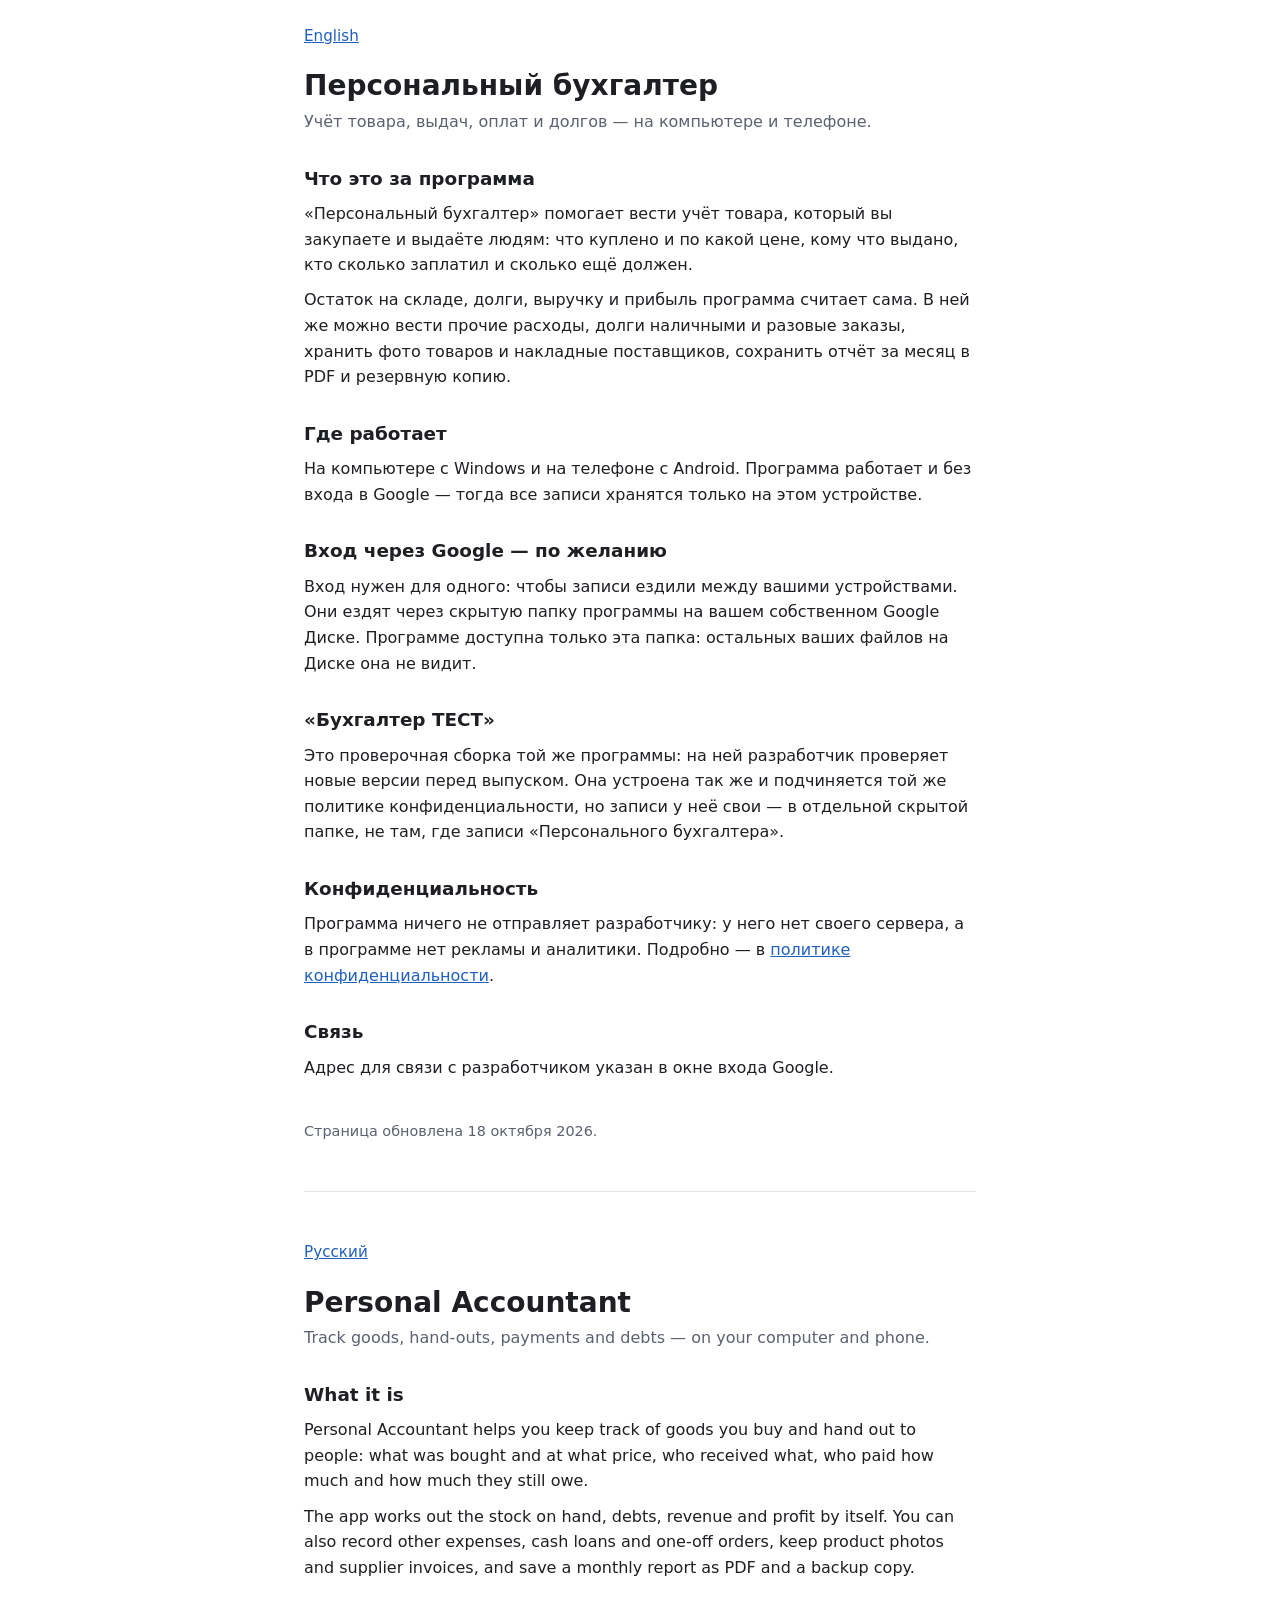
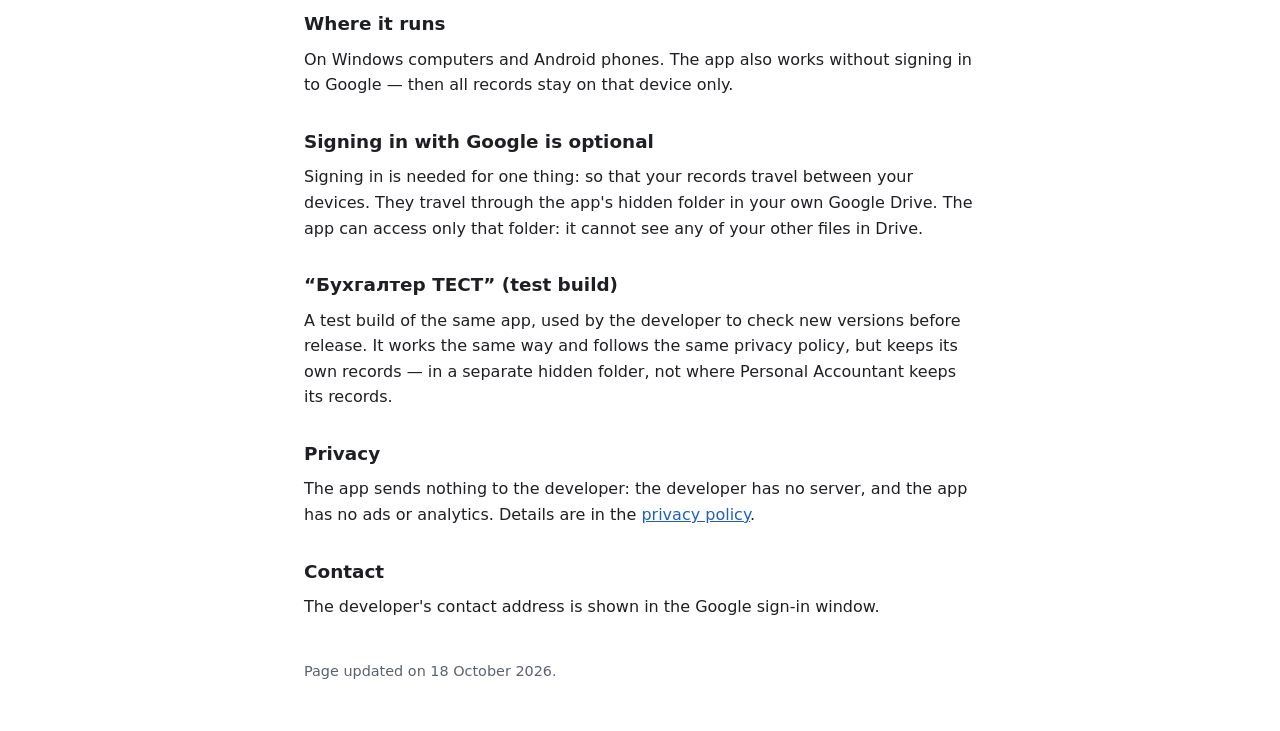
<file: index.html>
<!doctype html>
<html lang="ru">
<head>
<meta charset="utf-8">
<meta name="viewport" content="width=device-width, initial-scale=1">
<title>Персональный бухгалтер</title>
<meta name="description" content="Персональный бухгалтер — учёт товара, выдач, оплат и долгов на компьютере и телефоне. Personal Accountant — goods, hand-outs, payments and debts on your computer and phone.">
<link rel="stylesheet" href="style.css">
</head>
<body>
<main>

<section id="ru">
<p class="lang"><a href="#en" hreflang="en">English</a></p>

<h1>Персональный бухгалтер</h1>
<p class="lead">Учёт товара, выдач, оплат и долгов — на компьютере и телефоне.</p>

<h2>Что это за программа</h2>
<p>«Персональный бухгалтер» помогает вести учёт товара, который вы закупаете и выдаёте людям: что куплено и по какой цене, кому что выдано, кто сколько заплатил и сколько ещё должен.</p>
<p>Остаток на складе, долги, выручку и прибыль программа считает сама. В ней же можно вести прочие расходы, долги наличными и разовые заказы, хранить фото товаров и накладные поставщиков, сохранить отчёт за месяц в PDF и резервную копию.</p>

<h2>Где работает</h2>
<p>На компьютере с Windows и на телефоне с Android. Программа работает и без входа в Google — тогда все записи хранятся только на этом устройстве.</p>

<h2>Вход через Google — по желанию</h2>
<p>Вход нужен для одного: чтобы записи ездили между вашими устройствами. Они ездят через скрытую папку программы на вашем собственном Google Диске. Программе доступна только эта папка: остальных ваших файлов на Диске она не видит.</p>

<h2>«Бухгалтер ТЕСТ»</h2>
<p>Это проверочная сборка той же программы: на ней разработчик проверяет новые версии перед выпуском. Она устроена так же и подчиняется той же политике конфиденциальности, но записи у неё свои — в отдельной скрытой папке, не там, где записи «Персонального бухгалтера».</p>

<h2>Конфиденциальность</h2>
<p>Программа ничего не отправляет разработчику: у него нет своего сервера, а в программе нет рекламы и аналитики. Подробно — в <a href="privacy.html">политике конфиденциальности</a>.</p>

<h2>Связь</h2>
<p>Адрес для связи с разработчиком указан в окне входа Google.</p>

<footer>Страница обновлена 18 октября 2026.</footer>
</section>

<hr>

<section id="en" lang="en">
<p class="lang"><a href="#ru" hreflang="ru">Русский</a></p>

<h1>Personal Accountant</h1>
<p class="lead">Track goods, hand-outs, payments and debts — on your computer and phone.</p>

<h2>What it is</h2>
<p>Personal Accountant helps you keep track of goods you buy and hand out to people: what was bought and at what price, who received what, who paid how much and how much they still owe.</p>
<p>The app works out the stock on hand, debts, revenue and profit by itself. You can also record other expenses, cash loans and one-off orders, keep product photos and supplier invoices, and save a monthly report as PDF and a backup copy.</p>

<h2>Where it runs</h2>
<p>On Windows computers and Android phones. The app also works without signing in to Google — then all records stay on that device only.</p>

<h2>Signing in with Google is optional</h2>
<p>Signing in is needed for one thing: so that your records travel between your devices. They travel through the app's hidden folder in your own Google Drive. The app can access only that folder: it cannot see any of your other files in Drive.</p>

<h2>“Бухгалтер ТЕСТ” (test build)</h2>
<p>A test build of the same app, used by the developer to check new versions before release. It works the same way and follows the same privacy policy, but keeps its own records — in a separate hidden folder, not where Personal Accountant keeps its records.</p>

<h2>Privacy</h2>
<p>The app sends nothing to the developer: the developer has no server, and the app has no ads or analytics. Details are in the <a href="privacy.html#en">privacy policy</a>.</p>

<h2>Contact</h2>
<p>The developer's contact address is shown in the Google sign-in window.</p>

<footer>Page updated on 18 October 2026.</footer>
</section>

</main>
</body>
</html>
</file>
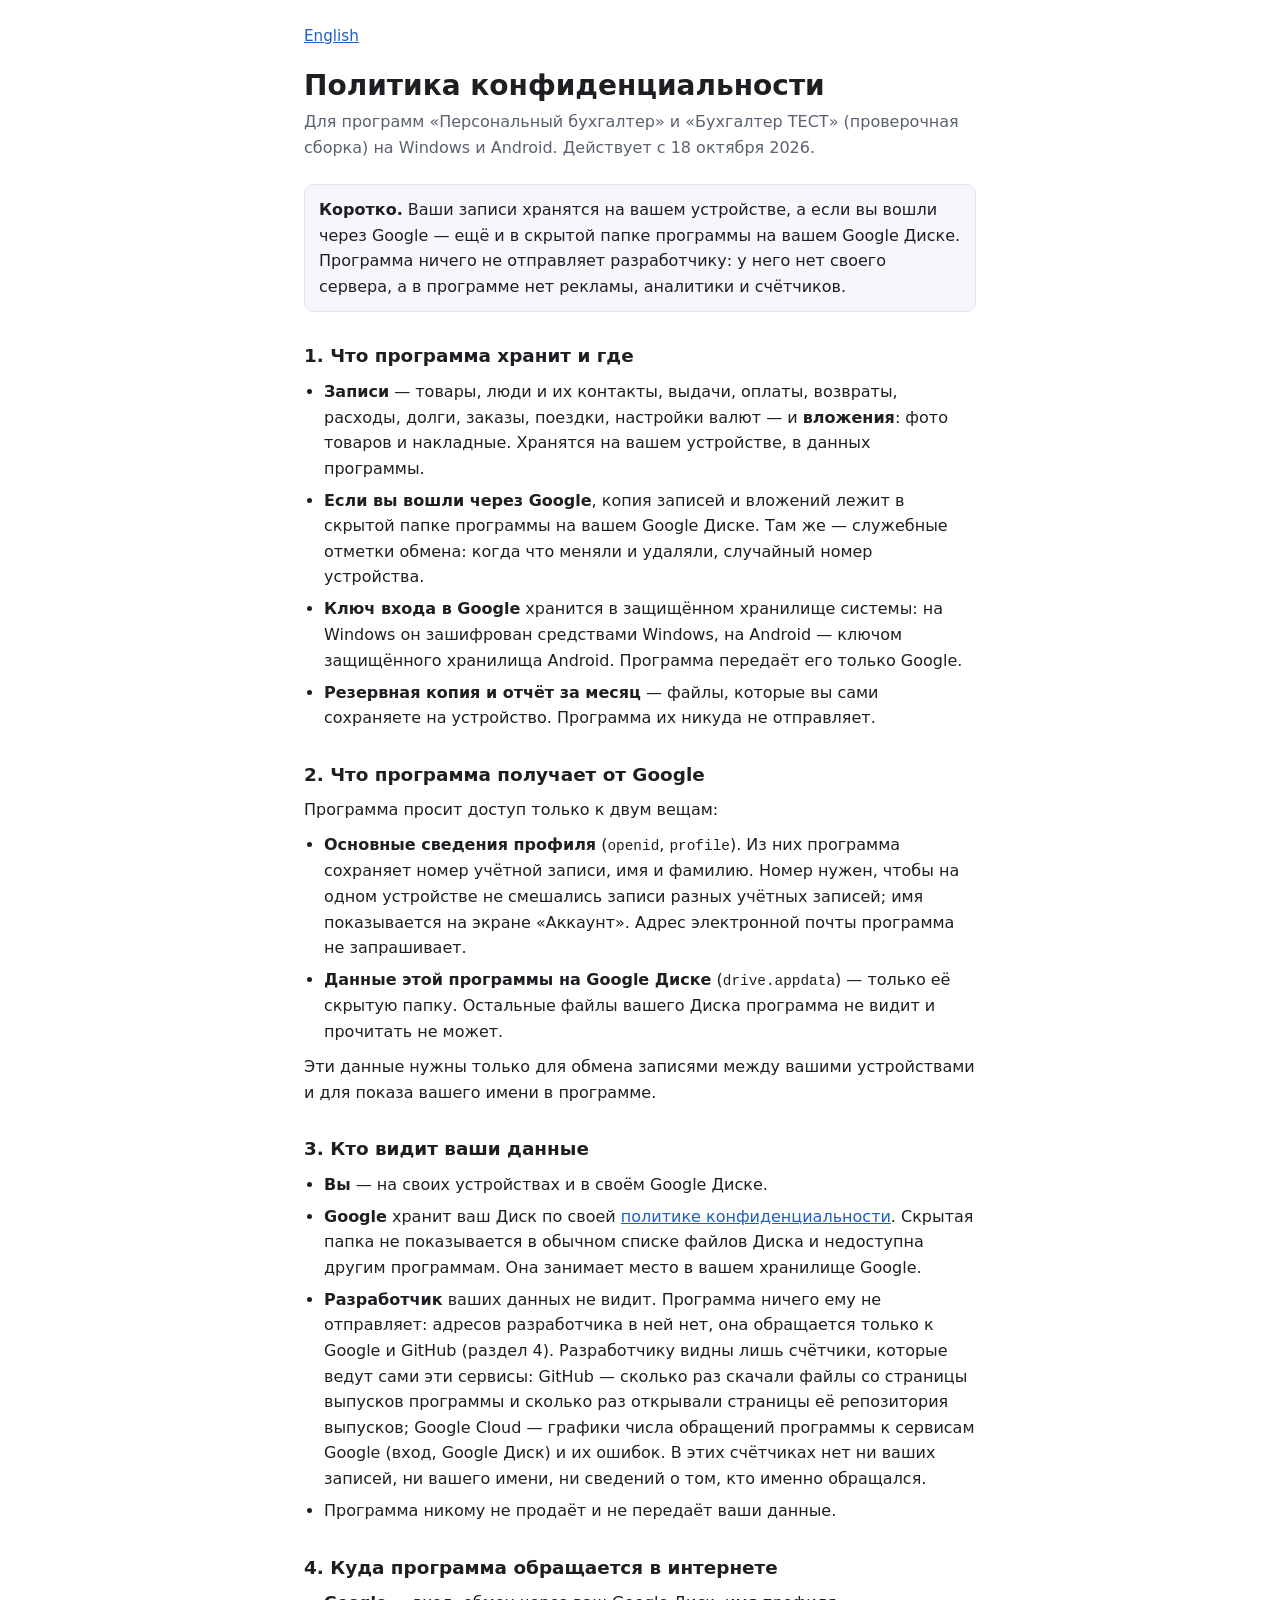
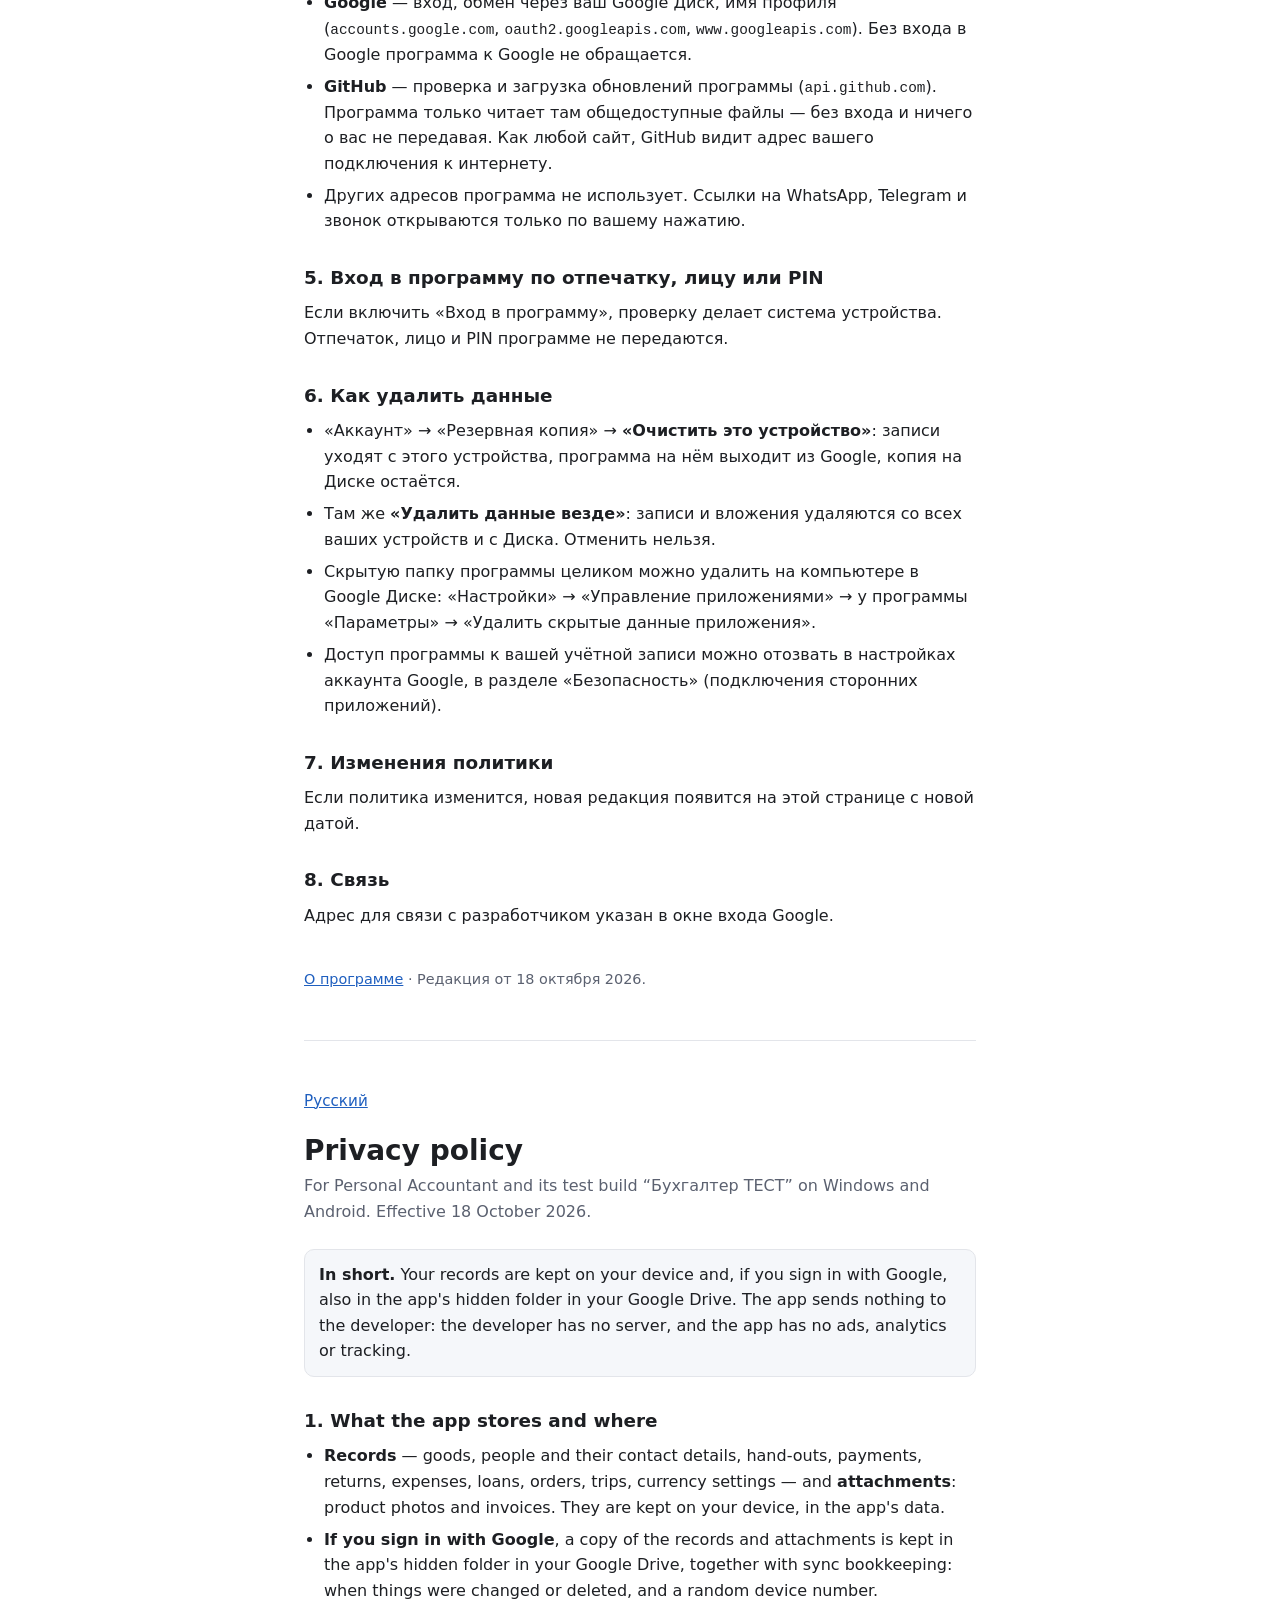
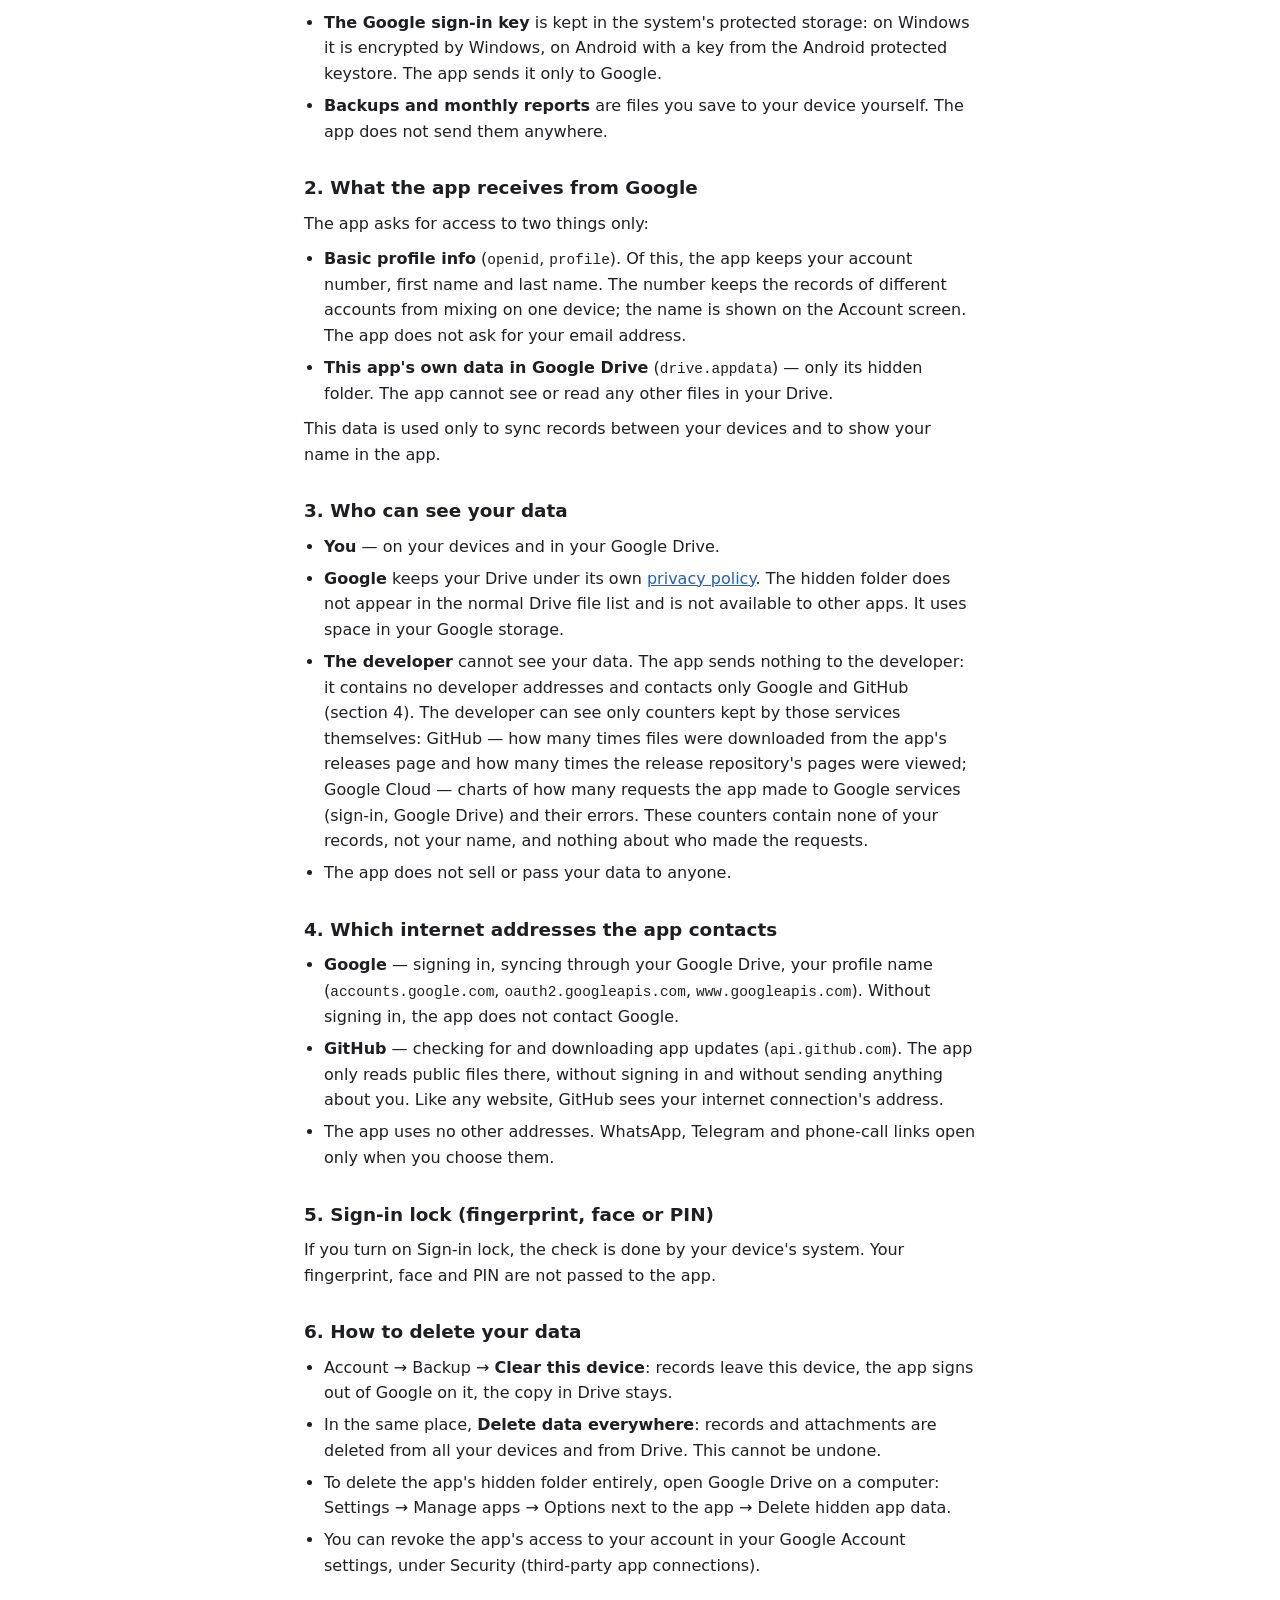
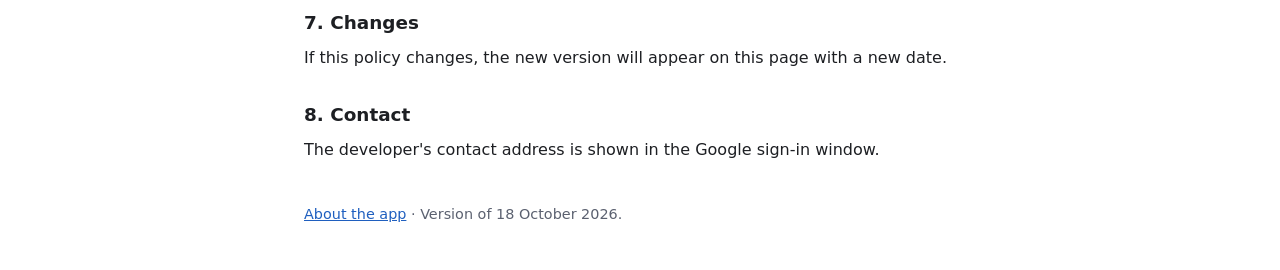
<file: privacy.html>
<!doctype html>
<html lang="ru">
<head>
<meta charset="utf-8">
<meta name="viewport" content="width=device-width, initial-scale=1">
<title>Политика конфиденциальности</title>
<meta name="description" content="Политика конфиденциальности программы «Персональный бухгалтер» и её проверочной сборки «Бухгалтер ТЕСТ». Privacy policy of Personal Accountant and its test build.">
<link rel="stylesheet" href="style.css">
</head>
<body>
<main>

<section id="ru">
<p class="lang"><a href="#en" hreflang="en">English</a></p>

<h1>Политика конфиденциальности</h1>
<p class="lead">Для программ «Персональный бухгалтер» и «Бухгалтер ТЕСТ» (проверочная сборка) на Windows и Android. Действует с 18 октября 2026.</p>

<p class="key"><b>Коротко.</b> Ваши записи хранятся на вашем устройстве, а если вы вошли через Google — ещё и в скрытой папке программы на вашем Google Диске. Программа ничего не отправляет разработчику: у него нет своего сервера, а в программе нет рекламы, аналитики и счётчиков.</p>

<h2>1. Что программа хранит и где</h2>
<ul>
<li><b>Записи</b> — товары, люди и их контакты, выдачи, оплаты, возвраты, расходы, долги, заказы, поездки, настройки валют — и <b>вложения</b>: фото товаров и накладные. Хранятся на вашем устройстве, в данных программы.</li>
<li><b>Если вы вошли через Google</b>, копия записей и вложений лежит в скрытой папке программы на вашем Google Диске. Там же — служебные отметки обмена: когда что меняли и удаляли, случайный номер устройства.</li>
<li><b>Ключ входа в Google</b> хранится в защищённом хранилище системы: на Windows он зашифрован средствами Windows, на Android — ключом защищённого хранилища Android. Программа передаёт его только Google.</li>
<li><b>Резервная копия и отчёт за месяц</b> — файлы, которые вы сами сохраняете на устройство. Программа их никуда не отправляет.</li>
</ul>

<h2>2. Что программа получает от Google</h2>
<p>Программа просит доступ только к двум вещам:</p>
<ul>
<li><b>Основные сведения профиля</b> (<code>openid</code>, <code>profile</code>). Из них программа сохраняет номер учётной записи, имя и фамилию. Номер нужен, чтобы на одном устройстве не смешались записи разных учётных записей; имя показывается на экране «Аккаунт». Адрес электронной почты программа не запрашивает.</li>
<li><b>Данные этой программы на Google Диске</b> (<code>drive.appdata</code>) — только её скрытую папку. Остальные файлы вашего Диска программа не видит и прочитать не может.</li>
</ul>
<p>Эти данные нужны только для обмена записями между вашими устройствами и для показа вашего имени в программе.</p>

<h2>3. Кто видит ваши данные</h2>
<ul>
<li><b>Вы</b> — на своих устройствах и в своём Google Диске.</li>
<li><b>Google</b> хранит ваш Диск по своей <a href="https://policies.google.com/privacy?hl=ru">политике конфиденциальности</a>. Скрытая папка не показывается в обычном списке файлов Диска и недоступна другим программам. Она занимает место в вашем хранилище Google.</li>
<li><b>Разработчик</b> ваших данных не видит. Программа ничего ему не отправляет: адресов разработчика в ней нет, она обращается только к Google и GitHub (раздел 4). Разработчику видны лишь счётчики, которые ведут сами эти сервисы: GitHub — сколько раз скачали файлы со страницы выпусков программы и сколько раз открывали страницы её репозитория выпусков; Google Cloud — графики числа обращений программы к сервисам Google (вход, Google Диск) и их ошибок. В этих счётчиках нет ни ваших записей, ни вашего имени, ни сведений о том, кто именно обращался.</li>
<li>Программа никому не продаёт и не передаёт ваши данные.</li>
</ul>

<h2>4. Куда программа обращается в интернете</h2>
<ul>
<li><b>Google</b> — вход, обмен через ваш Google Диск, имя профиля (<code>accounts.google.com</code>, <code>oauth2.googleapis.com</code>, <code>www.googleapis.com</code>). Без входа в Google программа к Google не обращается.</li>
<li><b>GitHub</b> — проверка и загрузка обновлений программы (<code>api.github.com</code>). Программа только читает там общедоступные файлы — без входа и ничего о вас не передавая. Как любой сайт, GitHub видит адрес вашего подключения к интернету.</li>
<li>Других адресов программа не использует. Ссылки на WhatsApp, Telegram и звонок открываются только по вашему нажатию.</li>
</ul>

<h2>5. Вход в программу по отпечатку, лицу или PIN</h2>
<p>Если включить «Вход в программу», проверку делает система устройства. Отпечаток, лицо и PIN программе не передаются.</p>

<h2>6. Как удалить данные</h2>
<ul>
<li>«Аккаунт» → «Резервная копия» → <b>«Очистить это устройство»</b>: записи уходят с этого устройства, программа на нём выходит из Google, копия на Диске остаётся.</li>
<li>Там же <b>«Удалить данные везде»</b>: записи и вложения удаляются со всех ваших устройств и с Диска. Отменить нельзя.</li>
<li>Скрытую папку программы целиком можно удалить на компьютере в Google Диске: «Настройки» → «Управление приложениями» → у программы «Параметры» → «Удалить скрытые данные приложения».</li>
<li>Доступ программы к вашей учётной записи можно отозвать в настройках аккаунта Google, в разделе «Безопасность» (подключения сторонних приложений).</li>
</ul>

<h2>7. Изменения политики</h2>
<p>Если политика изменится, новая редакция появится на этой странице с новой датой.</p>

<h2>8. Связь</h2>
<p>Адрес для связи с разработчиком указан в окне входа Google.</p>

<footer><a href="index.html">О программе</a> · Редакция от 18 октября 2026.</footer>
</section>

<hr>

<section id="en" lang="en">
<p class="lang"><a href="#ru" hreflang="ru">Русский</a></p>

<h1>Privacy policy</h1>
<p class="lead">For Personal Accountant and its test build “Бухгалтер ТЕСТ” on Windows and Android. Effective 18 October 2026.</p>

<p class="key"><b>In short.</b> Your records are kept on your device and, if you sign in with Google, also in the app's hidden folder in your Google Drive. The app sends nothing to the developer: the developer has no server, and the app has no ads, analytics or tracking.</p>

<h2>1. What the app stores and where</h2>
<ul>
<li><b>Records</b> — goods, people and their contact details, hand-outs, payments, returns, expenses, loans, orders, trips, currency settings — and <b>attachments</b>: product photos and invoices. They are kept on your device, in the app's data.</li>
<li><b>If you sign in with Google</b>, a copy of the records and attachments is kept in the app's hidden folder in your Google Drive, together with sync bookkeeping: when things were changed or deleted, and a random device number.</li>
<li><b>The Google sign-in key</b> is kept in the system's protected storage: on Windows it is encrypted by Windows, on Android with a key from the Android protected keystore. The app sends it only to Google.</li>
<li><b>Backups and monthly reports</b> are files you save to your device yourself. The app does not send them anywhere.</li>
</ul>

<h2>2. What the app receives from Google</h2>
<p>The app asks for access to two things only:</p>
<ul>
<li><b>Basic profile info</b> (<code>openid</code>, <code>profile</code>). Of this, the app keeps your account number, first name and last name. The number keeps the records of different accounts from mixing on one device; the name is shown on the Account screen. The app does not ask for your email address.</li>
<li><b>This app's own data in Google Drive</b> (<code>drive.appdata</code>) — only its hidden folder. The app cannot see or read any other files in your Drive.</li>
</ul>
<p>This data is used only to sync records between your devices and to show your name in the app.</p>

<h2>3. Who can see your data</h2>
<ul>
<li><b>You</b> — on your devices and in your Google Drive.</li>
<li><b>Google</b> keeps your Drive under its own <a href="https://policies.google.com/privacy">privacy policy</a>. The hidden folder does not appear in the normal Drive file list and is not available to other apps. It uses space in your Google storage.</li>
<li><b>The developer</b> cannot see your data. The app sends nothing to the developer: it contains no developer addresses and contacts only Google and GitHub (section 4). The developer can see only counters kept by those services themselves: GitHub — how many times files were downloaded from the app's releases page and how many times the release repository's pages were viewed; Google Cloud — charts of how many requests the app made to Google services (sign-in, Google Drive) and their errors. These counters contain none of your records, not your name, and nothing about who made the requests.</li>
<li>The app does not sell or pass your data to anyone.</li>
</ul>

<h2>4. Which internet addresses the app contacts</h2>
<ul>
<li><b>Google</b> — signing in, syncing through your Google Drive, your profile name (<code>accounts.google.com</code>, <code>oauth2.googleapis.com</code>, <code>www.googleapis.com</code>). Without signing in, the app does not contact Google.</li>
<li><b>GitHub</b> — checking for and downloading app updates (<code>api.github.com</code>). The app only reads public files there, without signing in and without sending anything about you. Like any website, GitHub sees your internet connection's address.</li>
<li>The app uses no other addresses. WhatsApp, Telegram and phone-call links open only when you choose them.</li>
</ul>

<h2>5. Sign-in lock (fingerprint, face or PIN)</h2>
<p>If you turn on Sign-in lock, the check is done by your device's system. Your fingerprint, face and PIN are not passed to the app.</p>

<h2>6. How to delete your data</h2>
<ul>
<li>Account → Backup → <b>Clear this device</b>: records leave this device, the app signs out of Google on it, the copy in Drive stays.</li>
<li>In the same place, <b>Delete data everywhere</b>: records and attachments are deleted from all your devices and from Drive. This cannot be undone.</li>
<li>To delete the app's hidden folder entirely, open Google Drive on a computer: Settings → Manage apps → Options next to the app → Delete hidden app data.</li>
<li>You can revoke the app's access to your account in your Google Account settings, under Security (third-party app connections).</li>
</ul>

<h2>7. Changes</h2>
<p>If this policy changes, the new version will appear on this page with a new date.</p>

<h2>8. Contact</h2>
<p>The developer's contact address is shown in the Google sign-in window.</p>

<footer><a href="index.html#en">About the app</a> · Version of 18 October 2026.</footer>
</section>

</main>
</body>
</html>
</file>
<file: style.css>
/* Общий стиль двух страниц: «О программе» и «Политика конфиденциальности».
   Ни шрифтов, ни картинок, ни скриптов со стороны: страница о приватности
   сама ничего не загружает. Светлая и тёмная тема — по настройке системы. */
:root{
  --bg:#ffffff; --fg:#1d1f23; --muted:#5b6170; --line:#e3e5ea;
  --accent:#1f5fbf; --card:#f5f7fa;
  color-scheme: light dark;
}
@media (prefers-color-scheme: dark){
  :root{
    --bg:#14161a; --fg:#e7e9ee; --muted:#a3a9b6; --line:#2c3038;
    --accent:#8ab8ff; --card:#1c1f25;
  }
}
*{box-sizing:border-box}
html{-webkit-text-size-adjust:100%;text-size-adjust:100%}
body{
  margin:0; background:var(--bg); color:var(--fg);
  font:16px/1.6 system-ui,-apple-system,"Segoe UI",Roboto,"Noto Sans",Arial,sans-serif;
}
main{max-width:44rem;margin:0 auto;padding:24px 16px 48px}
h1{font-size:1.75rem;line-height:1.25;margin:0 0 .35rem}
h2{font-size:1.15rem;line-height:1.35;margin:2rem 0 .5rem}
p{margin:.6rem 0}
.lead{color:var(--muted);margin:0 0 1.5rem}
.key{background:var(--card);border:1px solid var(--line);border-radius:10px;padding:12px 14px}
a{color:var(--accent)}
code{font-size:.9em;overflow-wrap:anywhere}
ul{padding-left:1.25rem;margin:.6rem 0}
li{margin:.4rem 0}
.lang{font-size:.95rem;margin:0 0 1.25rem}
hr{border:0;border-top:1px solid var(--line);margin:3rem 0}
footer{color:var(--muted);font-size:.9rem;margin-top:2.5rem}
/* «конфиденциальности» на 320 px встаёт по ширине впритык — на узком экране заголовок меньше */
@media (max-width:380px){ h1{font-size:1.45rem} }
</file>
